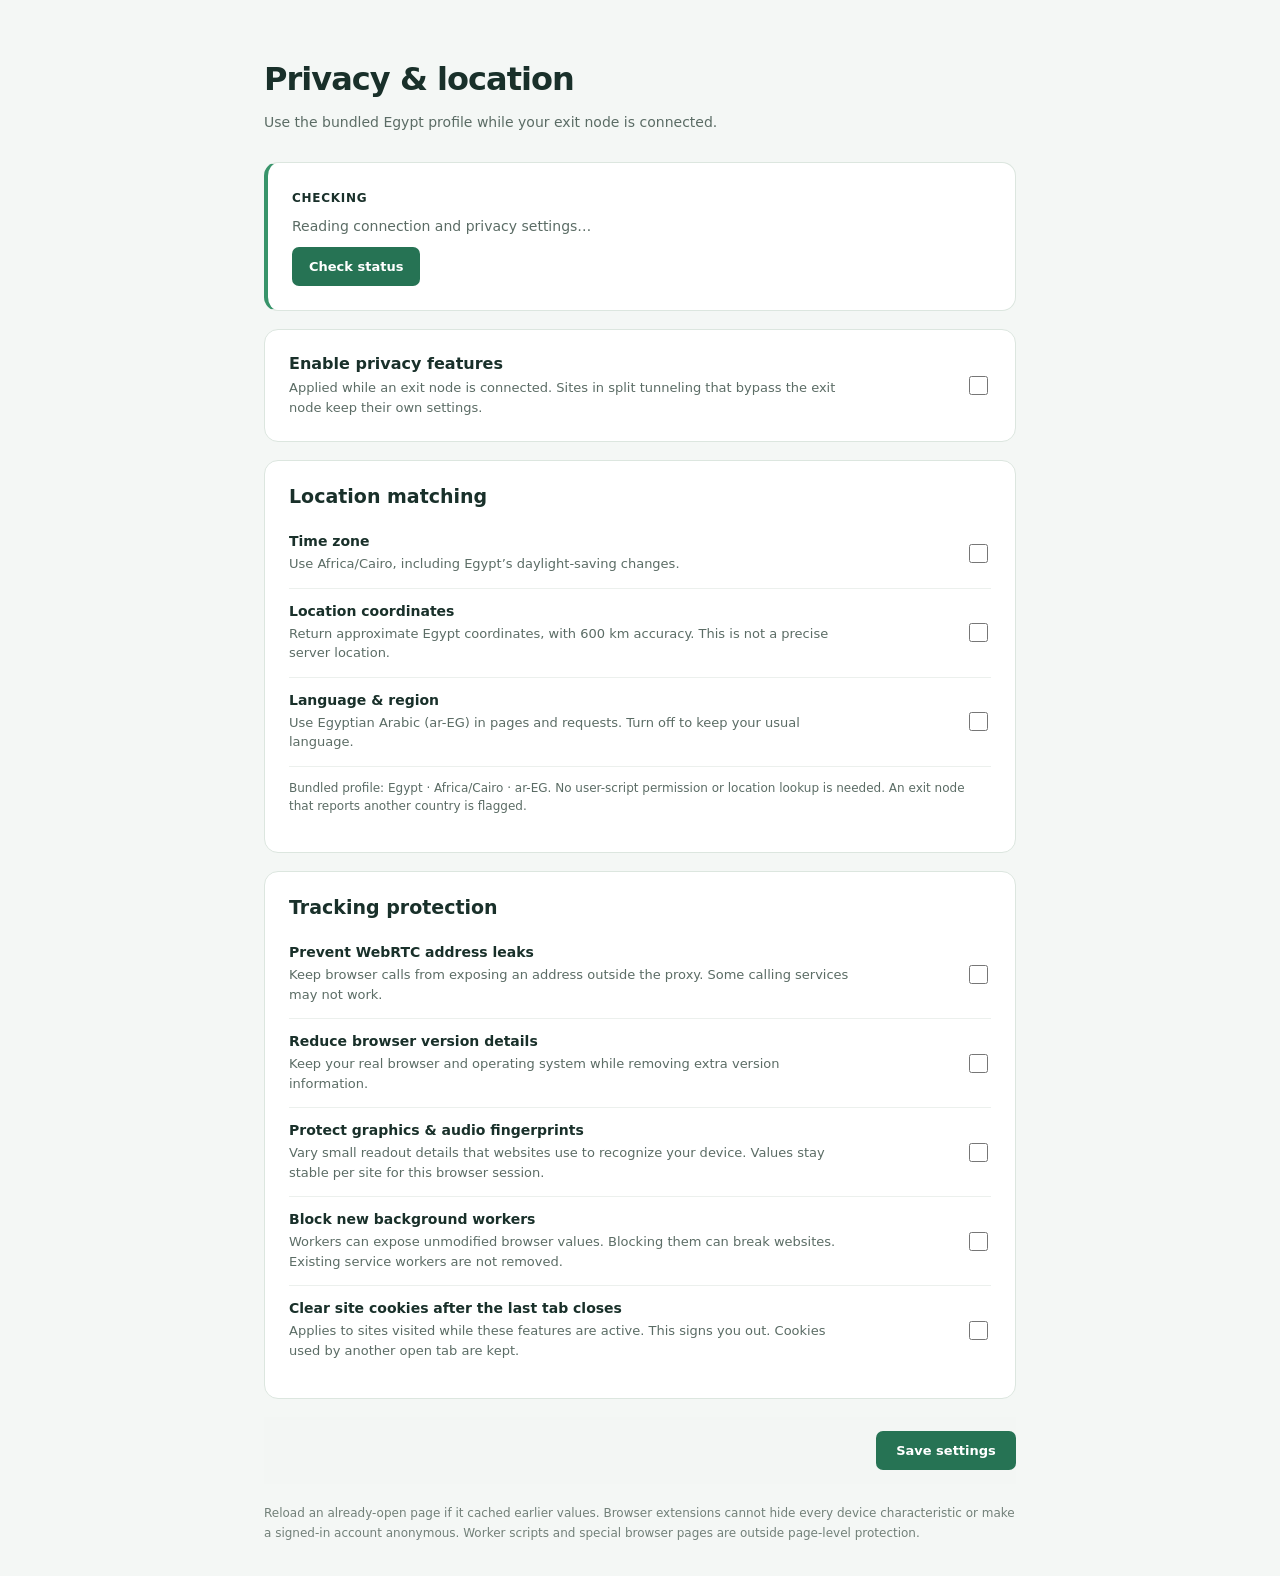
<file: packages/extension/entrypoints/privacy/index.html>
<!doctype html>
<html lang="en">
<head>
  <meta charset="UTF-8">
  <meta name="viewport" content="width=device-width,initial-scale=1">
  <title>Privacy &amp; location</title>
  <meta name="manifest.include" content='["chrome"]'>
  <link rel="stylesheet" href="./style.css">
</head>
<body>
  <main>
    <header><p class="brand" id="brand"></p><h1>Privacy &amp; location</h1>
      <p>Use the bundled Egypt profile while your exit node is connected.</p></header>
    <section class="status" aria-live="polite"><span id="status-kind">Checking</span><p id="status-message">Reading connection and privacy settings…</p>
      <button type="button" id="permissions">Check status</button>
    </section>
    <form id="settings">
      <section><label class="toggle master"><span><strong>Enable privacy features</strong><small>Applied while an exit node is connected. Sites in split tunneling that bypass the exit node keep their own settings.</small></span><input id="enabled" type="checkbox"></label></section>
      <section><h2>Location matching</h2>
        <label class="toggle"><span><strong>Time zone</strong><small>Use Africa/Cairo, including Egypt’s daylight-saving changes.</small></span><input id="timeZone" type="checkbox"></label>
        <label class="toggle"><span><strong>Location coordinates</strong><small>Return approximate Egypt coordinates, with 600 km accuracy. This is not a precise server location.</small></span><input id="location" type="checkbox"></label>
        <label class="toggle"><span><strong>Language &amp; region</strong><small>Use Egyptian Arabic (ar-EG) in pages and requests. Turn off to keep your usual language.</small></span><input id="language" type="checkbox"></label>
        <p class="note">Bundled profile: Egypt · Africa/Cairo · ar-EG. No user-script permission or location lookup is needed. An exit node that reports another country is flagged.</p>
      </section>
      <section><h2>Tracking protection</h2>
        <label class="toggle"><span><strong>Prevent WebRTC address leaks</strong><small>Keep browser calls from exposing an address outside the proxy. Some calling services may not work.</small></span><input id="webRTC" type="checkbox"></label>
        <label class="toggle"><span><strong>Reduce browser version details</strong><small>Keep your real browser and operating system while removing extra version information.</small></span><input id="reduceAgent" type="checkbox"></label>
        <label class="toggle"><span><strong>Protect graphics &amp; audio fingerprints</strong><small>Vary small readout details that websites use to recognize your device. Values stay stable per site for this browser session.</small></span><input id="fingerprint" type="checkbox"></label>
        <label class="toggle"><span><strong>Block new background workers</strong><small>Workers can expose unmodified browser values. Blocking them can break websites. Existing service workers are not removed.</small></span><input id="blockWorkers" type="checkbox"></label>
        <label class="toggle"><span><strong>Clear site cookies after the last tab closes</strong><small>Applies to sites visited while these features are active. This signs you out. Cookies used by another open tab are kept.</small></span><input id="cookies" type="checkbox"></label>
      </section>
      <div class="save-bar"><p id="feedback" role="status"></p><button type="submit" id="save">Save settings</button></div>
    </form>
    <footer>Reload an already-open page if it cached earlier values. Browser extensions cannot hide every device characteristic or make a signed-in account anonymous. Worker scripts and special browser pages are outside page-level protection.</footer>
  </main>
  <script type="module" src="./main.ts"></script>
</body>
</html>
</file>
<file: packages/extension/entrypoints/privacy/style.css>
:root{font-family:system-ui,-apple-system,sans-serif;color:#19302a;background:#f4f7f5;color-scheme:light dark;font-synthesis:none}
*{box-sizing:border-box}body{margin:0}main{max-width:800px;margin:0 auto;padding:48px 24px 32px}header{margin-bottom:28px}.brand{font-size:12px;letter-spacing:.15em;font-weight:750;color:#267354}h1{font-size:32px;letter-spacing:-.03em;margin:8px 0}h2{font-size:19px;margin:0 0 12px}p{line-height:1.55;color:#5b6c65;font-size:14px}section{background:#fff;border:1px solid #dce6df;border-radius:14px;padding:24px;margin-bottom:18px}.status{border-left:4px solid #38946a}.status>span{font-size:12px;font-weight:750;text-transform:uppercase;letter-spacing:.06em}.status[data-kind=attention]{border-left-color:#b66b17}.status p{margin:10px 0}.toggle{display:flex;align-items:center;justify-content:space-between;gap:24px;padding:14px 0;border-bottom:1px solid #ecf0ed}.toggle:last-child{border-bottom:0}.toggle strong{font-size:14px;display:block}.toggle small{display:block;max-width:570px;color:#5b6c65;font-size:13px;line-height:1.5;margin-top:5px}.master{border:0;padding:0}.master strong{font-size:16px}input[type=checkbox]{accent-color:#267354;width:19px;height:19px;flex-shrink:0;cursor:pointer}details{border-top:1px solid #ecf0ed;margin-top:10px;padding-top:20px}summary{cursor:pointer;font-size:14px;font-weight:650}.grid{display:grid;grid-template-columns:1fr 1fr;gap:16px}button{font:650 13px system-ui;color:white;background:#267354;border:1px solid transparent;border-radius:7px;padding:11px 16px;cursor:pointer}button:hover{background:#1c6044}button.secondary{color:inherit;background:transparent;border-color:#cddbd2}button:disabled{opacity:.55;cursor:wait}.actions{display:flex;gap:10px;flex-wrap:wrap}.note{font-size:12px}.save-bar{display:flex;justify-content:space-between;align-items:center;gap:16px;background:#f4f7f5ed;padding:14px 0}.save-bar p{margin:0}.save-bar button{min-width:140px}footer{color:#728079;font-size:12px;line-height:1.65;margin-top:20px}#permission-help{font-size:12px}#grant{margin-left:8px}button:focus-visible,input:focus-visible,summary:focus-visible{outline:3px solid #85bb9e;outline-offset:3px}
@media(max-width:560px){main{padding:28px 16px}.grid{grid-template-columns:1fr;gap:0}section{padding:18px}h1{font-size:27px}}
@media(prefers-color-scheme:dark){:root{color:#e4eee8;background:#111b16}section{background:#17251d;border-color:#2d4235}p,.toggle small{color:#adbbb2}.brand{color:#91c7a8}.toggle,details{border-color:#2d4235}.save-bar{background:#111b16ed}button.secondary{border-color:#405849}footer{color:#a2b0a7}}
</file>
